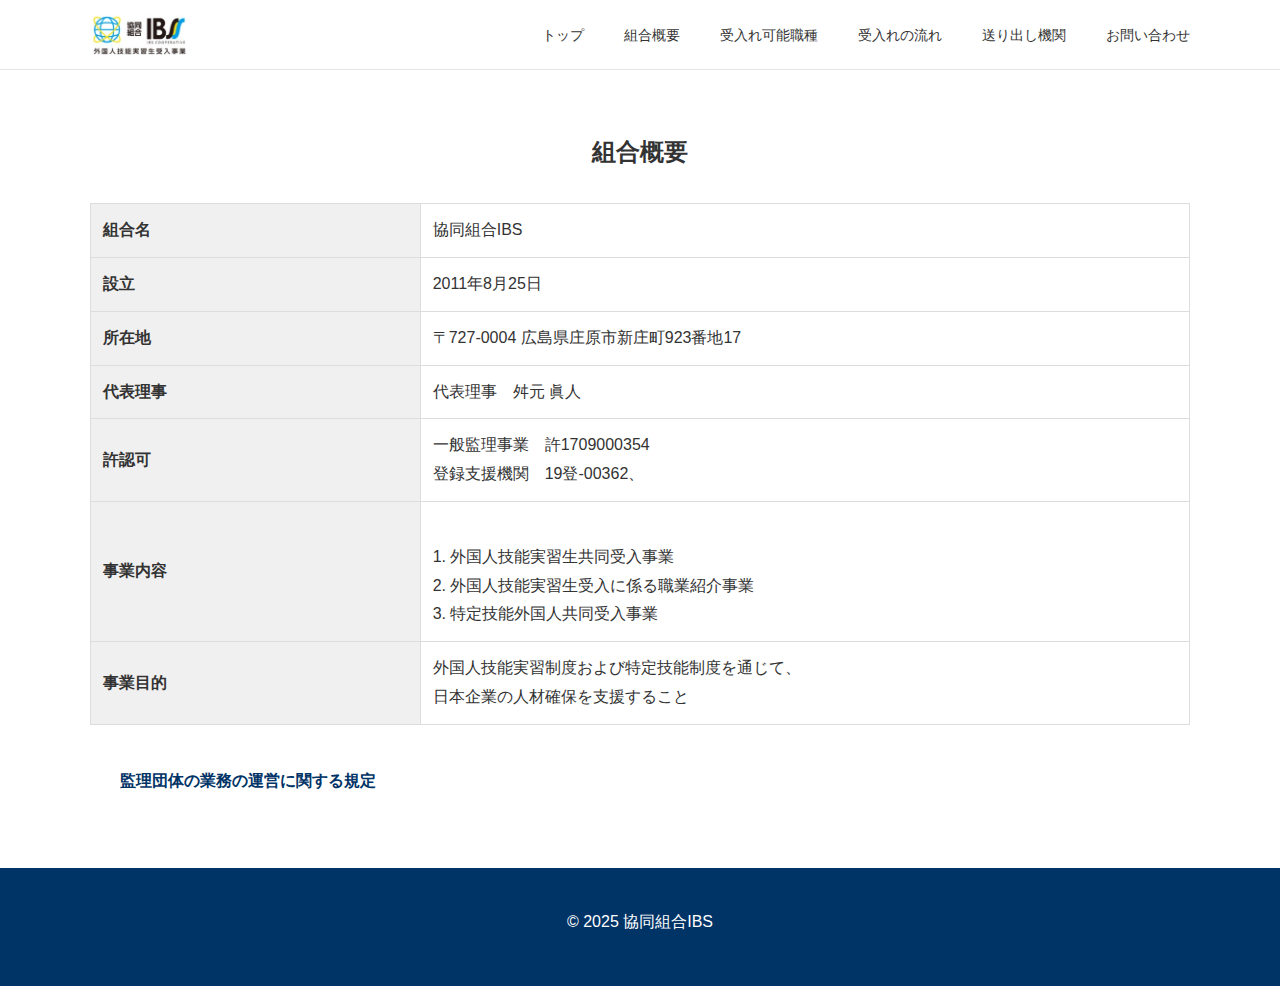
<file: about.html>
<!DOCTYPE html>
<html lang="ja">
<head>
    <meta charset="UTF-8">
    <title>組合概要｜IBS協同組合</title>
    <meta name="viewport" content="width=device-width, initial-scale=1.0">
    <link rel="stylesheet" href="css/style.css">
</head> 
<body>

<header class="header"> 
  <div class="container">
        <h1 class="logo">
        <a href="index.html">
            <img src="images/logo.jpg" alt="IBS協同組合">
        </a>
        </h1>

    <nav class="nav">
      <a href="index.html">トップ</a>
      <a href="about.html">組合概要</a>
      <a href="business.html">受入れ可能職種</a>
      <a href="flow.html">受入れの流れ</a>
      <a href="compliance.html">送り出し機関</a>
      <a href="contact.html">お問い合わせ</a>
    </nav>

    <button class="menu-toggle">☰</button>
  </div>
</header>


<!-- 👇 SEMUA ISI WAJIB DI DALAM INI -->
<main class="page">

    <!-- hero / section / content -->
    
</main>


<section class="section">
    <div class="container">
        <h2 class="section-title">組合概要</h2>

        <table class="info-table">
            <tr>
                <th>組合名</th>
                <td>協同組合IBS</td>
            </tr>
            <tr>
                <th>設立</th>
                <td>2011年8月25日</td>
            </tr>
            <tr>
                <th>所在地</th>
                <td>〒727‐0004 広島県庄原市新庄町923番地17</td>
            </tr>
            <tr>
                <th>代表理事</th>
                <td>代表理事　舛元 眞人</td>
            </tr>
            <tr>
                <th>許認可</th>
                <td>
                    一般監理事業　許1709000354<br>
                    登録支援機関　19登-00362、
                </td>
            </tr>
            <tr>
                <th>事業内容</th>
                <td>
                    <br>1. 外国人技能実習生共同受入事業
                    <br>2. 外国人技能実習生受入に係る職業紹介事業
                    <br>3. 特定技能外国人共同受入事業
                </td>
            </tr>
            <tr>
                <th>事業目的</th>
                <td>
                    外国人技能実習制度および特定技能制度を通じて、<br>
                    日本企業の人材確保を支援すること
                </td>
            </tr>
        </table>
        <a href="ibs_regulations.pdf" 
            target="_blank" 
            rel="noopener" 
            class="btn">
            監理団体の業務の運営に関する規定
        </a>

    </div>
</section>

<footer class="footer">
    <div class="container">
        <p>© 2025 協同組合IBS</p>
    </div>
</footer>

</body>
</html>
</file>
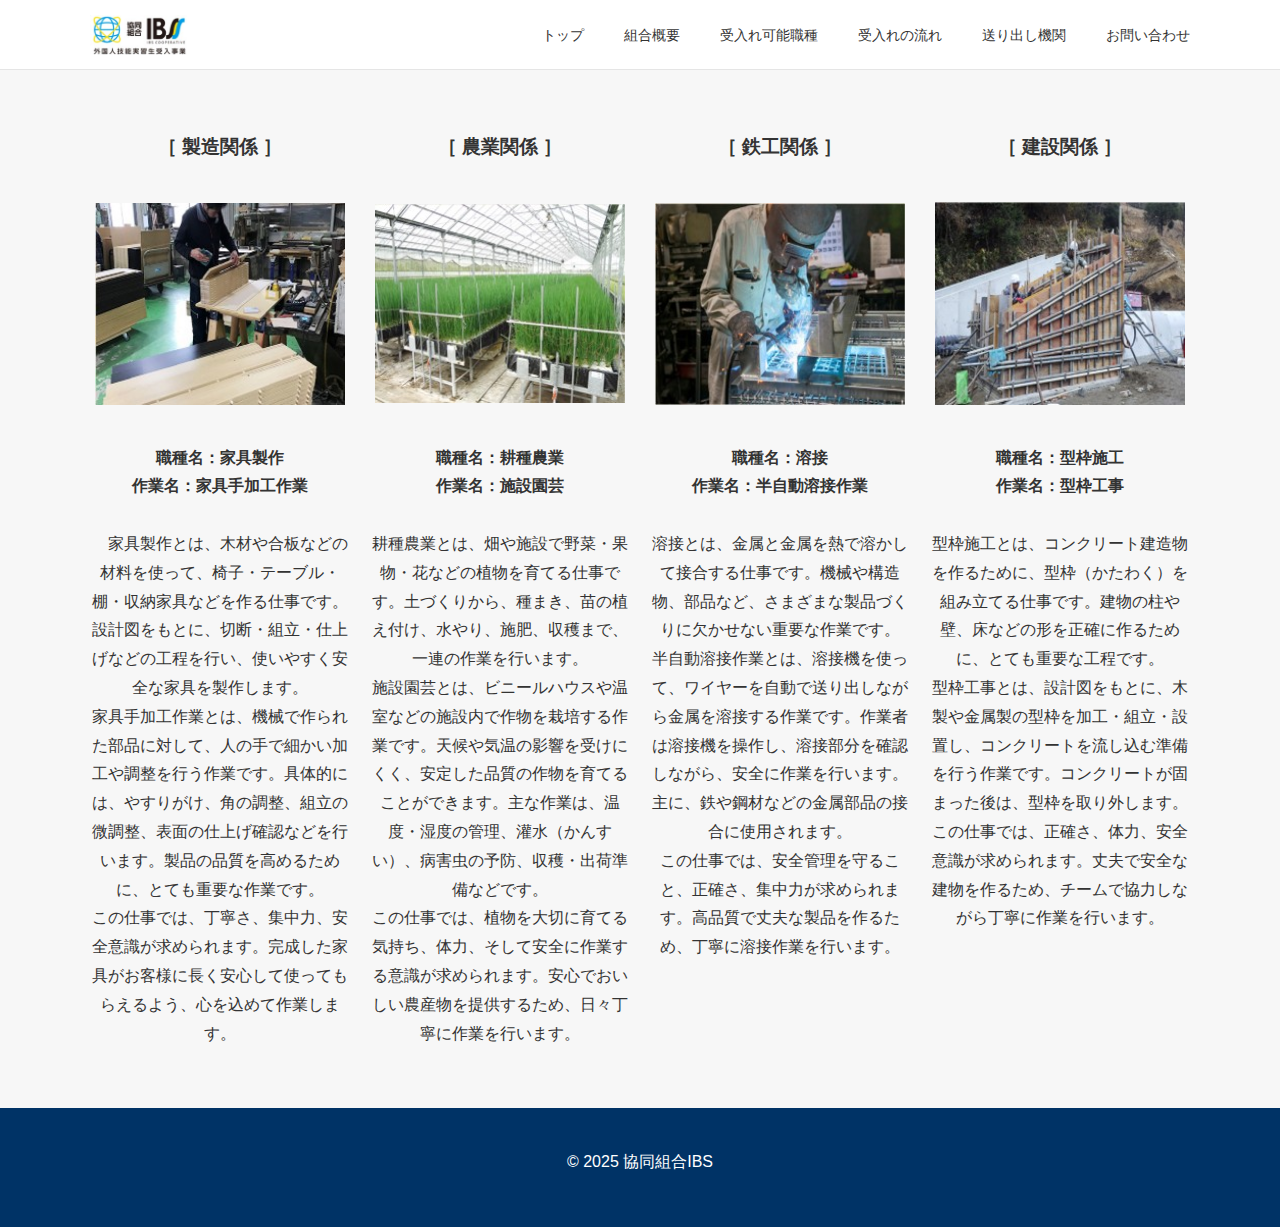
<file: business.html>
<!DOCTYPE html>
<html lang="ja">
<head>
    <meta charset="UTF-8">
    <title>受入れ可能職種｜IBS協同組合</title>
    <meta name="viewport" content="width=device-width, initial-scale=1.0">
    <link rel="stylesheet" href="css/style.css">
</head>
<body>

<header class="header">
  <div class="container">
            <h1 class="logo">
        <a href="index.html">
            <img src="images/logo.jpg" alt="IBS協同組合">
        </a>
        </h1>

    <nav class="nav">
      <a href="index.html">トップ</a>
      <a href="about.html">組合概要</a>
      <a href="business.html">受入れ可能職種</a>
      <a href="flow.html">受入れの流れ</a>
      <a href="compliance.html">送り出し機関</a>
      <a href="contact.html">お問い合わせ</a>
    </nav>

    <button class="menu-toggle">☰</button>
  </div>
</header>


<!-- 👇 SEMUA ISI WAJIB DI DALAM INI -->
<main class="page">

    <!-- hero / section / content -->
    
</main>


<section class="section gray">
    <div class="container">
      

        <div class="card-wrapper">

            <div class="card">
                
                <h3>［ 製造関係 ］</h3>
                <img class="card" sizes="5px" src="images/kagu.jpg" alt="組合概要">
                <h4>職種名：家具製作<br>作業名：家具手加工作業</h4>
                <p>
 <br>　家具製作とは、木材や合板などの材料を使って、椅子・テーブル・棚・収納家具などを作る仕事です。設計図をもとに、切断・組立・仕上げなどの工程を行い、使いやすく安全な家具を製作します。
<br> 家具手加工作業とは、機械で作られた部品に対して、人の手で細かい加工や調整を行う作業です。具体的には、やすりがけ、角の調整、組立の微調整、表面の仕上げ確認などを行います。製品の品質を高めるために、とても重要な作業です。
<br>   この仕事では、丁寧さ、集中力、安全意識が求められます。完成した家具がお客様に長く安心して使ってもらえるよう、心を込めて作業します。
                </p>
            </div>

            <div class="card">
                <h3>［ 農業関係 ］</h3>
                <img class="card" sizes="5px" src="images/tani.jpg" alt="組合概要">
                <h4>職種名：耕種農業<br>作業名：施設園芸</h4>
                <p>
                    <br>  耕種農業とは、畑や施設で野菜・果物・花などの植物を育てる仕事です。土づくりから、種まき、苗の植え付け、水やり、施肥、収穫まで、一連の作業を行います。
                    <br>  施設園芸とは、ビニールハウスや温室などの施設内で作物を栽培する作業です。天候や気温の影響を受けにくく、安定した品質の作物を育てることができます。主な作業は、温度・湿度の管理、灌水（かんすい）、病害虫の予防、収穫・出荷準備などです。
                    <br>   この仕事では、植物を大切に育てる気持ち、体力、そして安全に作業する意識が求められます。安心でおいしい農産物を提供するため、日々丁寧に作業を行います。
                </p>
            </div>

            <div class="card">
                <h3>［ 鉄工関係 ］</h3>
                <img class="card" sizes="5px" src="images/las.jpg" alt="組合概要">
                <h4>職種名：溶接<br>作業名：半自動溶接作業</h4>
                <p>
                    <br>溶接とは、金属と金属を熱で溶かして接合する仕事です。機械や構造物、部品など、さまざまな製品づくりに欠かせない重要な作業です。
                    <br>半自動溶接作業とは、溶接機を使って、ワイヤーを自動で送り出しながら金属を溶接する作業です。作業者は溶接機を操作し、溶接部分を確認しながら、安全に作業を行います。主に、鉄や鋼材などの金属部品の接合に使用されます。
                    <br>この仕事では、安全管理を守ること、正確さ、集中力が求められます。高品質で丈夫な製品を作るため、丁寧に溶接作業を行います。
                </p>
            </div>

            
            <div class="card">
                <h3>［ 建設関係 ］</h3>
                <img class="card" sizes="5px" src="images/katawa.jpg" alt="組合概要">
                <h4>職種名：型枠施工<br>作業名：型枠工事</h4>
                <p>
                    <br>型枠施工とは、コンクリート建造物を作るために、型枠（かたわく）を組み立てる仕事です。建物の柱や壁、床などの形を正確に作るために、とても重要な工程です。
                    <br>型枠工事とは、設計図をもとに、木製や金属製の型枠を加工・組立・設置し、コンクリートを流し込む準備を行う作業です。コンクリートが固まった後は、型枠を取り外します。
                    <br>この仕事では、正確さ、体力、安全意識が求められます。丈夫で安全な建物を作るため、チームで協力しながら丁寧に作業を行います。
                </p>
            
        </div>
    </div>
</section>

<footer class="footer">
    <div class="container">
        <p>© 2025 協同組合IBS </p>
    </div>
</footer>

</body>
</html>
</file>
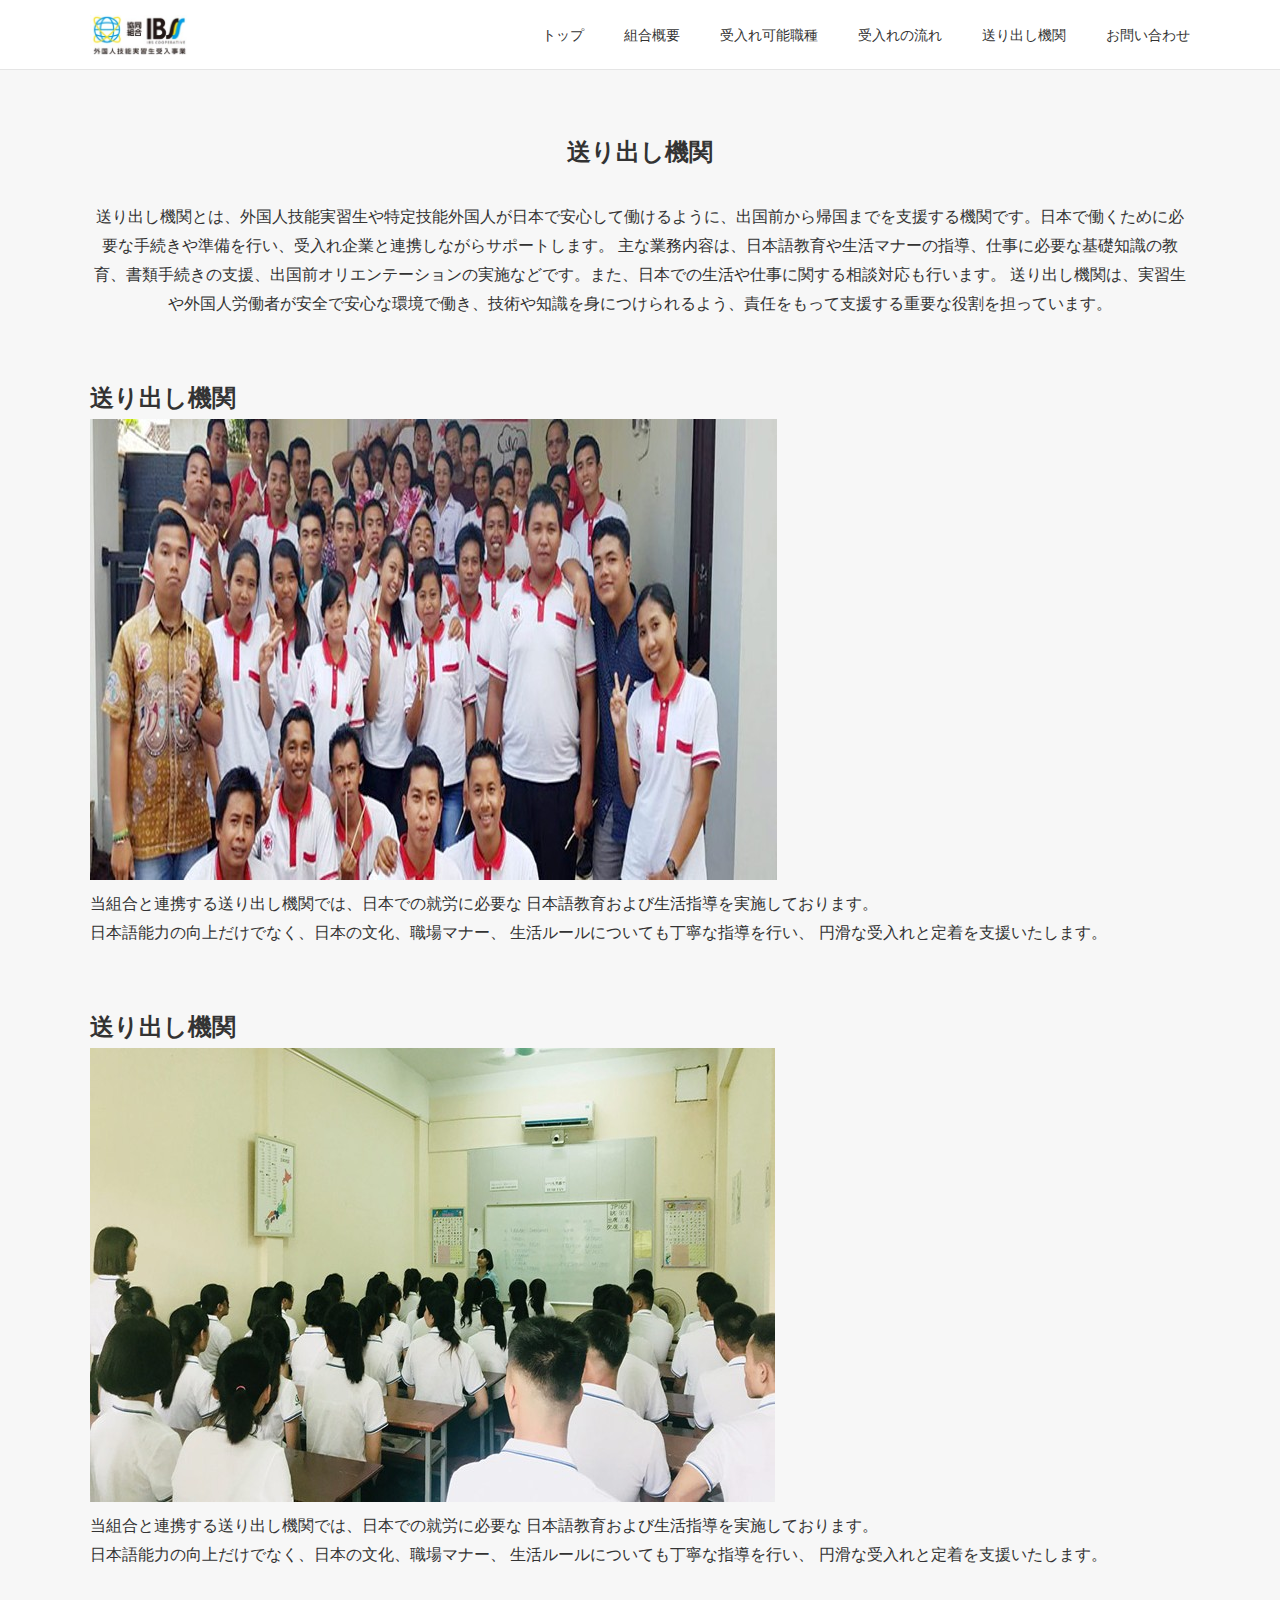
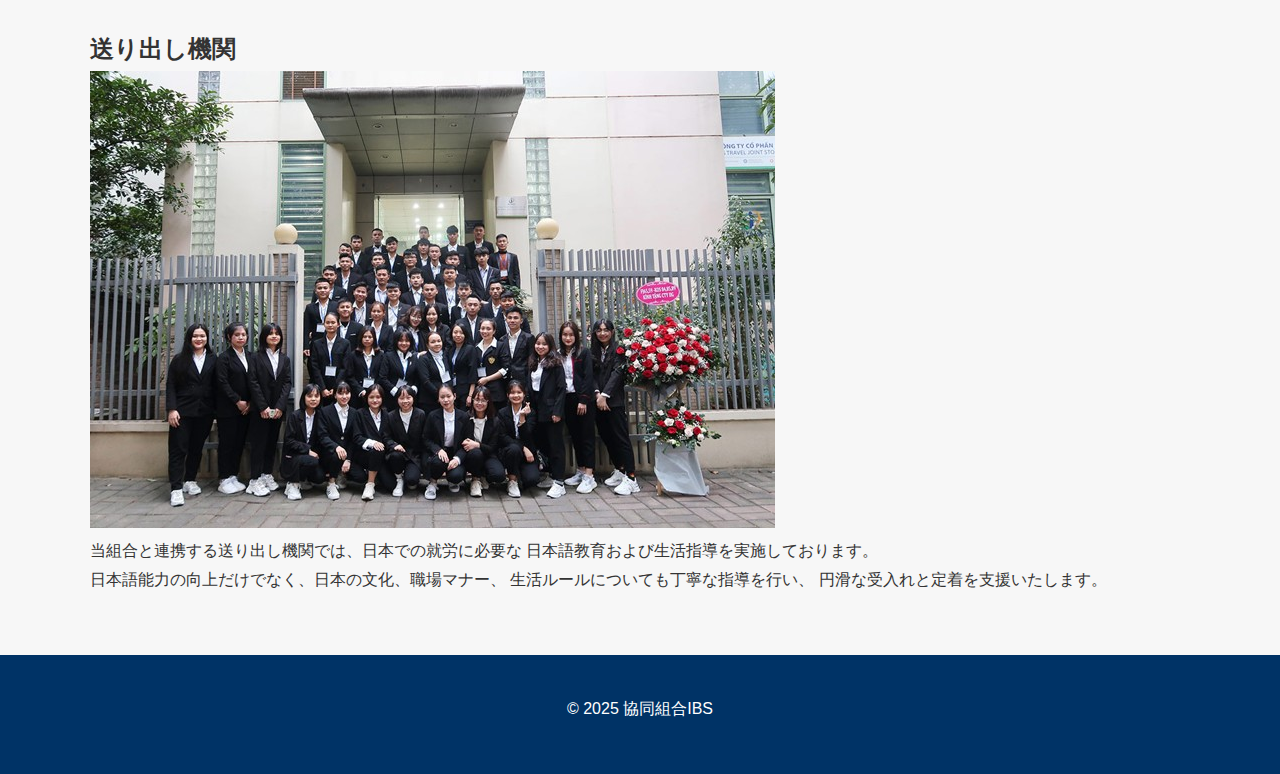
<file: compliance.html>
<!DOCTYPE html>
<html lang="ja">
<head>
    <meta charset="UTF-8">
    <title>送り出し機関｜IBS協同組合</title>
    <meta name="viewport" content="width=device-width, initial-scale=1.0">
    <link rel="stylesheet" href="css/style.css">
</head>
<body>

<header class="header">
  <div class="container">
            <h1 class="logo">
        <a href="index.html">
            <img src="images/logo.jpg" alt="IBS協同組合">
        </a>
        </h1>

    <nav class="nav">
      <a href="index.html">トップ</a>
      <a href="about.html">組合概要</a>
      <a href="business.html">受入れ可能職種</a>
      <a href="flow.html">受入れの流れ</a>
      <a href="compliance.html">送り出し機関</a>
      <a href="contact.html">お問い合わせ</a>
    </nav>

    <button class="menu-toggle">☰</button>
  </div>
</header>


<!-- 👇 SEMUA ISI WAJIB DI DALAM INI -->
<main class="page">

    <!-- hero / section / content -->
    
</main>


<section class="section gray">
    <div class="container">
        <h2 class="section-title">送り出し機関</h2>

        <p class="text-center">
            送り出し機関とは、外国人技能実習生や特定技能外国人が日本で安心して働けるように、出国前から帰国までを支援する機関です。日本で働くために必要な手続きや準備を行い、受入れ企業と連携しながらサポートします。
            主な業務内容は、日本語教育や生活マナーの指導、仕事に必要な基礎知識の教育、書類手続きの支援、出国前オリエンテーションの実施などです。また、日本での生活や仕事に関する相談対応も行います。
            送り出し機関は、実習生や外国人労働者が安全で安心な環境で働き、技術や知識を身につけられるよう、責任をもって支援する重要な役割を担っています。
        </p>
            <br>
            <br>
            </div>

            <section class="sending-section">
    <div class="container">

        <h2 class="sending-title">送り出し機関</h2>

        <div class="sending-content">
            <div class="sending-image">
                <img src="images/lintas.jpg" alt="日本語学習の様子">
            </div>

            <div class="sending-text">
                <p>
                    当組合と連携する送り出し機関では、日本での就労に必要な
                    日本語教育および生活指導を実施しております。
                </p>
                <p>
                    日本語能力の向上だけでなく、日本の文化、職場マナー、
                    生活ルールについても丁寧な指導を行い、
                    円滑な受入れと定着を支援いたします。
                </p>
            </div>
        </div>
        <br><br>
        <h2 class="sending-title">送り出し機関</h2>

        <div class="sending-content">
            <div class="sending-image">
                <img src="images/fuji.jpg" alt="日本語学習の様子">
            </div>

            <div class="sending-text">
                <p>
                    当組合と連携する送り出し機関では、日本での就労に必要な
                    日本語教育および生活指導を実施しております。
                </p>
                <p>
                    日本語能力の向上だけでなく、日本の文化、職場マナー、
                    生活ルールについても丁寧な指導を行い、
                    円滑な受入れと定着を支援いたします。
                </p>
            </div>
        </div>       <br><br> <h2 class="sending-title">送り出し機関</h2>

        <div class="sending-content">
            <div class="sending-image">
                <img src="images/jji.jpg" alt="日本語学習の様子">
            </div>

            <div class="sending-text">
                <p>
                    当組合と連携する送り出し機関では、日本での就労に必要な
                    日本語教育および生活指導を実施しております。
                </p>
                <p>
                    日本語能力の向上だけでなく、日本の文化、職場マナー、
                    生活ルールについても丁寧な指導を行い、
                    円滑な受入れと定着を支援いたします。
                </p>
            </div>
        </div>
    </div>
</section>


</section>

<footer class="footer">
    <div class="container">
        <p>© 2025 協同組合IBS</p>
    </div>
</footer>

</body>
</html>
</file>
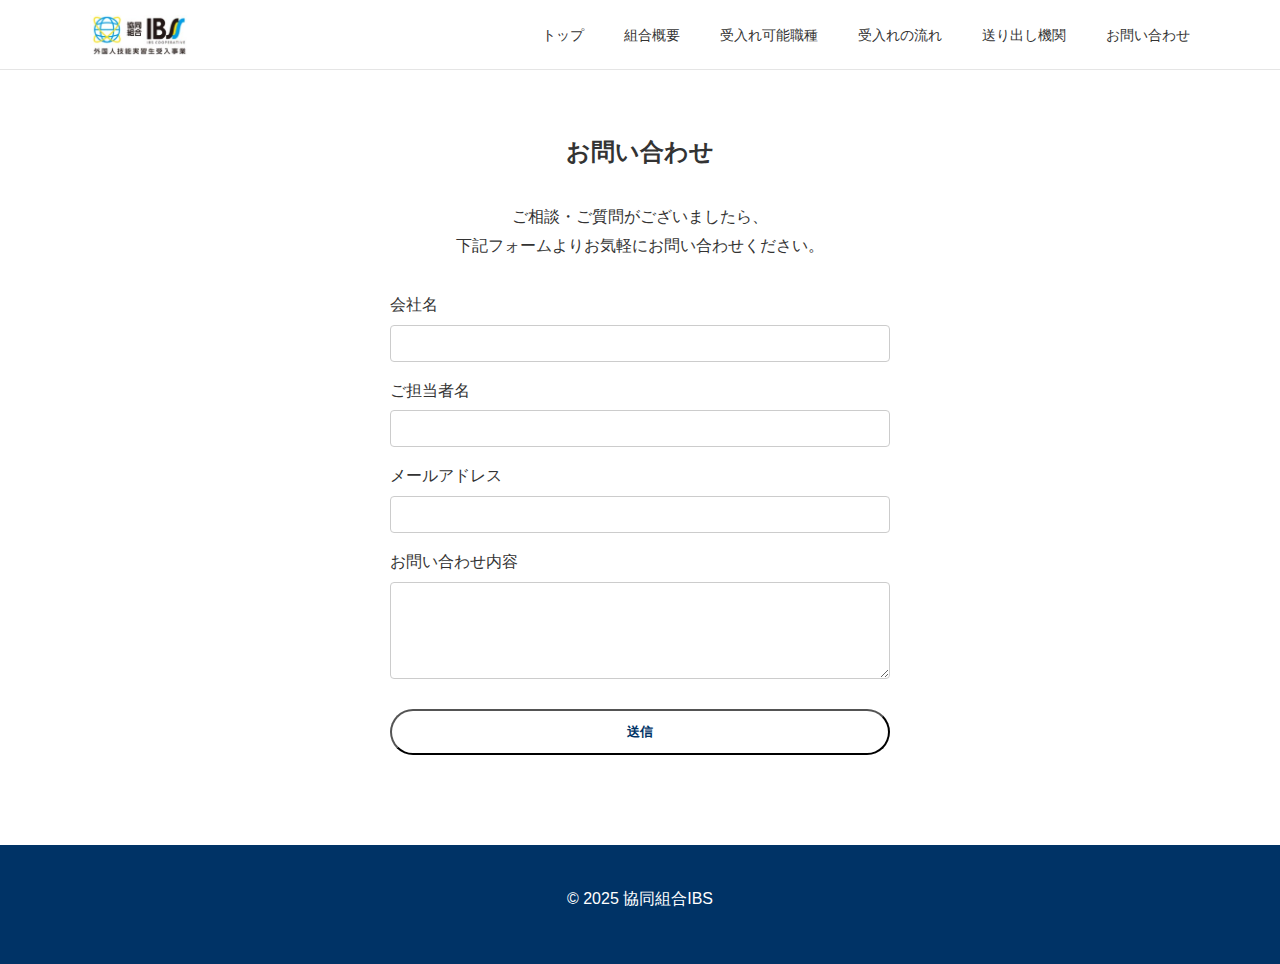
<file: contact.html>
<!DOCTYPE html>
<html lang="ja">
<head>
    <meta charset="UTF-8">
    <title>お問い合わせ｜IBS協同組合</title>
    <meta name="viewport" content="width=device-width, initial-scale=1.0">
    <link rel="stylesheet" href="css/style.css">
</head>
<body>

<header class="header">
  <div class="container">
           <h1 class="logo">
        <a href="index.html">
            <img src="images/logo.jpg" alt="IBS協同組合">
        </a>
        </h1>

    <nav class="nav">
      <a href="index.html">トップ</a>
      <a href="about.html">組合概要</a>
      <a href="business.html">受入れ可能職種</a>
      <a href="flow.html">受入れの流れ</a>
      <a href="compliance.html">送り出し機関</a>
      <a href="contact.html">お問い合わせ</a>
    </nav>

    <button class="menu-toggle">☰</button>
  </div>
</header>


<!-- 👇 SEMUA ISI WAJIB DI DALAM INI -->
<main class="page">

    <!-- hero / section / content -->
    
</main>


<section class="section">
    <div class="container">
        <h2 class="section-title">お問い合わせ</h2>

        <p class="text-center">
            ご相談・ご質問がございましたら、<br>
            下記フォームよりお気軽にお問い合わせください。
        </p>

       <form class="contact-form" action="send.php" method="post">
    <label>会社名</label>
    <input type="text" name="company" required>

    <label>ご担当者名</label>
    <input type="text" name="name" required>

    <label>メールアドレス</label>
    <input type="email" name="email" required>

    <label>お問い合わせ内容</label>
    <textarea name="message" rows="5" required></textarea>

    <button type="submit" class="btn">送信</button>
</form>

    </div>
</section>

<footer class="footer">
    <div class="container">
        <p>© 2025 協同組合IBS</p>
    </div>
</footer>

</body>
</html>
</file>
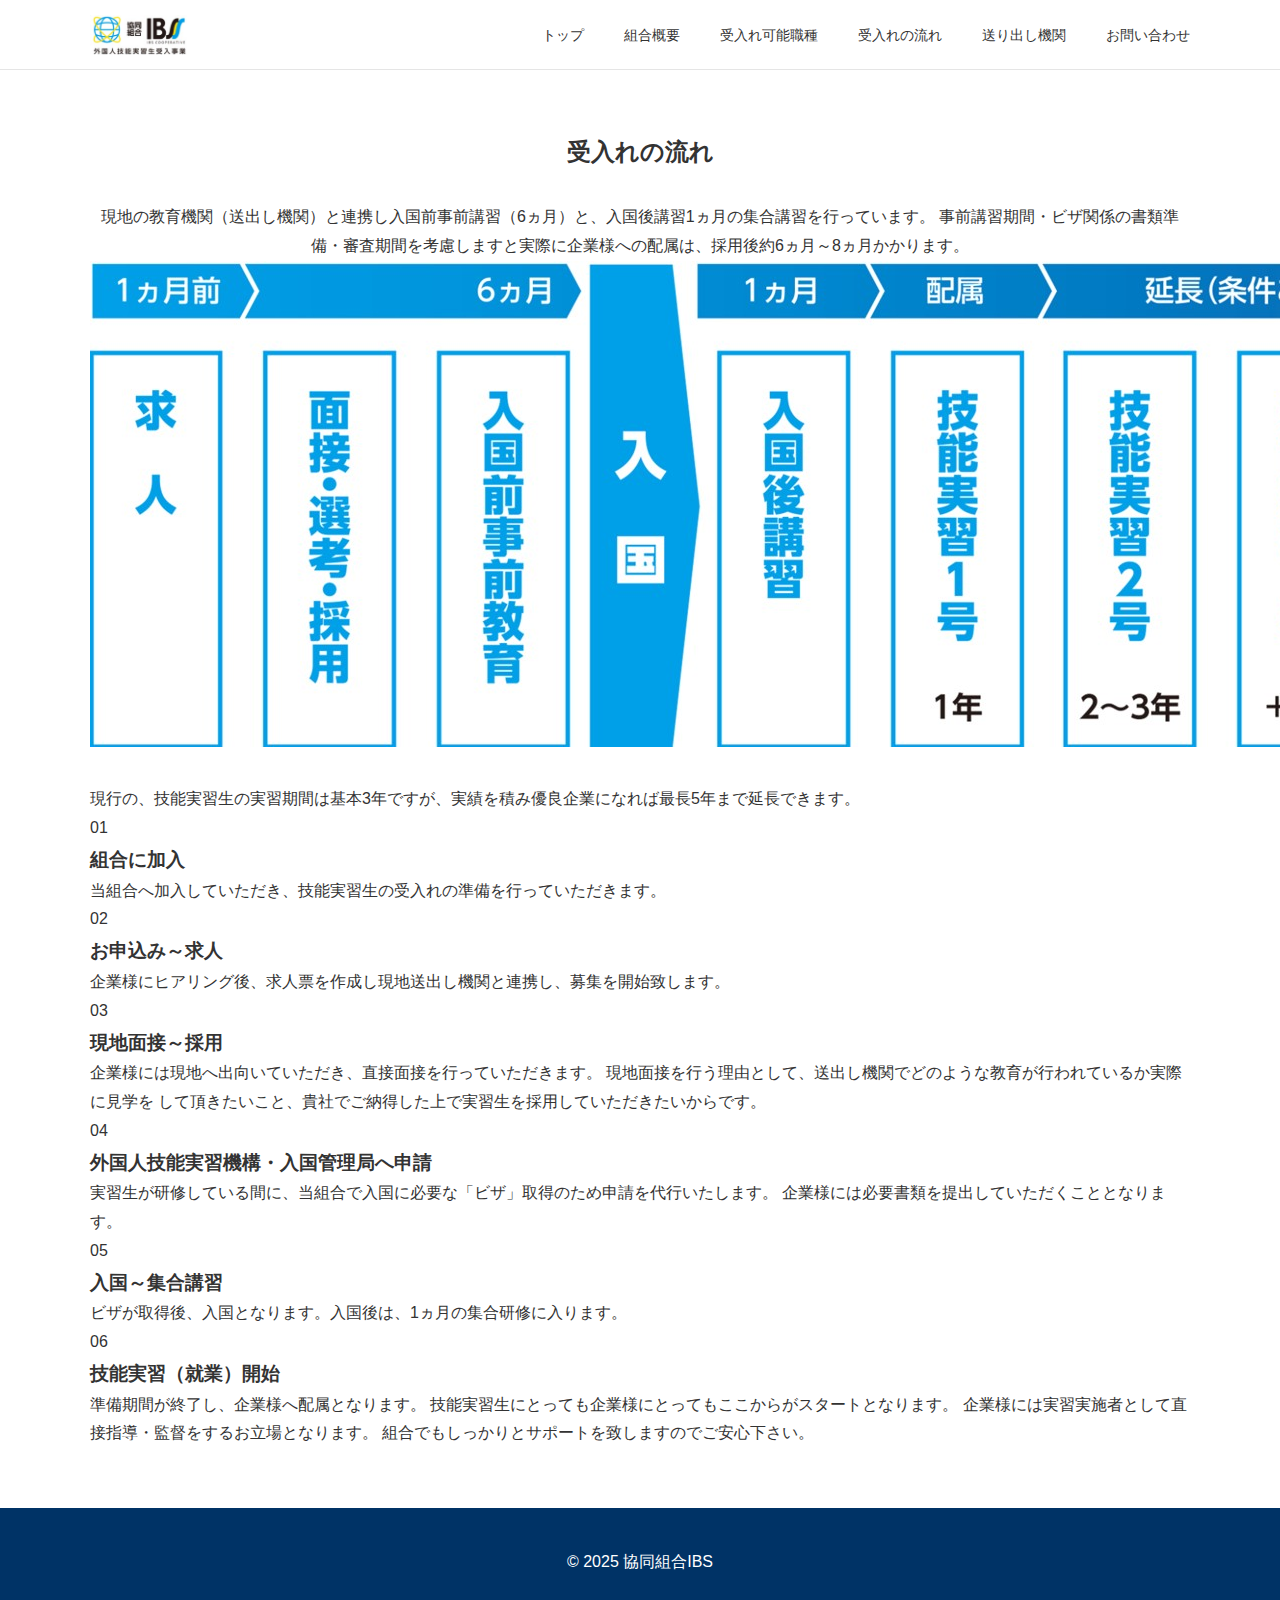
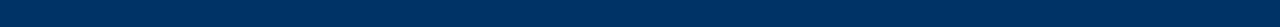
<file: flow.html>
<!DOCTYPE html>
<html lang="ja">
<head>
    <meta charset="UTF-8">
    <title>受入れの流れ｜IBS協同組合</title>
    <meta name="viewport" content="width=device-width, initial-scale=1.0">
    <link rel="stylesheet" href="css/style.css">
</head>
<body>

<header class="header">
  <div class="container">
           <h1 class="logo">
        <a href="index.html">
            <img src="images/logo.jpg" alt="IBS協同組合">
        </a>
        </h1>

    <nav class="nav">
      <a href="index.html">トップ</a>
      <a href="about.html">組合概要</a>
      <a href="business.html">受入れ可能職種</a>
      <a href="flow.html">受入れの流れ</a>
      <a href="compliance.html">送り出し機関</a>
      <a href="contact.html">お問い合わせ</a>
    </nav>

    <button class="menu-toggle">☰</button>
  </div>
</header>


<!-- 👇 SEMUA ISI WAJIB DI DALAM INI -->
<main class="page">

    <!-- hero / section / content -->
    
</main>


<section class="section">
    <div class="container">
        <h1 class="section-title">受入れの流れ</h1>

        <p class="text-center">
            現地の教育機関（送出し機関）と連携し入国前事前講習（6ヵ月）と、入国後講習1ヵ月の集合講習を行っています。 事前講習期間・ビザ関係の書類準備・審査期間を考慮しますと実際に企業様への配属は、採用後約6ヵ月～8ヵ月かかります。
        </p>
        <img class="flow" sizes="5px" src="images/flow.jpg" alt="組合概要">
        <br><br>
        <p class="">
            現行の、技能実習生の実習期間は基本3年ですが、実績を積み優良企業になれば最長5年まで延長できます。
        </p>
        <div class="flow-box">
            <div class="flow-item">
                <span class="flow-number">01</span>
                <h3>組合に加入</h3>
                <p>
                    当組合へ加入していただき、技能実習生の受入れの準備を行っていただきます。
                </p>
            </div>

            <div class="flow-item">
                <span class="flow-number">02</span>
                <h3>お申込み～求人</h3>
                <p>
                    企業様にヒアリング後、求人票を作成し現地送出し機関と連携し、募集を開始致します。
                </p>
            </div>

            <div class="flow-item">
                <span class="flow-number">03</span>
                <h3>現地面接～採用</h3>
                <p>
                    企業様には現地へ出向いていただき、直接面接を行っていただきます。
                    現地面接を行う理由として、送出し機関でどのような教育が行われているか実際に見学を して頂きたいこと、貴社でご納得した上で実習生を採用していただきたいからです。
                </p>
            </div>

            <div class="flow-item">
                <span class="flow-number">04</span>
                <h3>外国人技能実習機構・入国管理局へ申請</h3>
                <p>
                    実習生が研修している間に、当組合で入国に必要な「ビザ」取得のため申請を代行いたします。 企業様には必要書類を提出していただくこととなります。
                </p>
            </div>

            <div class="flow-item">
                <span class="flow-number">05</span>
                <h3>入国～集合講習</h3>
                <p>
                    ビザが取得後、入国となります。入国後は、1ヵ月の集合研修に入ります。
                </p>
            </div>
        </div>
            <div class="flow-item">
                <span class="flow-number">06</span>
                <h3>技能実習（就業）開始</h3>
                <p>
                    準備期間が終了し、企業様へ配属となります。
                    技能実習生にとっても企業様にとってもここからがスタートとなります。
                    企業様には実習実施者として直接指導・監督をするお立場となります。
                    組合でもしっかりとサポートを致しますのでご安心下さい。
                </p>
            </div>

    </div>
</section>

<footer class="footer">
    <div class="container">
        <p>© 2025 協同組合IBS</p>
    </div>
</footer>

</body>
</html>
</file>
<file: css/style.css>
/* ===== BASIC ===== */
/* ===== SECTION IMAGE BETWEEN TITLE & TEXT ===== */

.section-title {
    text-align: center;
    font-size: 22px;
    margin-bottom: 25px;
}

.section-image {
    text-align: center;
    margin: 30px 0;
}

.section-image img {
    width: 100%;
    max-width: 800px;   /* KUNCI UKURAN */
    height: auto;
    border-radius: 12px;
}

.section-text {
    max-width: 900px;
    margin: 0 auto;
    line-height: 1.9;
    font-size: 16px;
    text-align: center;
}

/* RESPONSIVE */
@media (max-width: 768px) {
    .section-image img {
        max-width: 100%;
    }
}

/* ===== IMAGE BESAR KHUSUS ===== */
.section-full {
    overflow: visible; /* KUNCI */
}

.section-image {
    display: block;
    width: 100vw;
    height: auto;
    margin-left: calc(50% - 50vw);
    margin-right: calc(50% - 50vw);
}


/* ===== LOGO IMAGE ===== */
.logo {
    margin: 0;
}

.logo img {
    height: 40px;          /* KUNCI UKURAN */
    width: auto;
    display: block;
}

/* ===== HERO IMAGE ===== */
.hero-bg {
    background-image: url("../images/hero.jpg");
    background-size: cover;
    background-position: center;
    color: #fff;
    position: relative;
}


.hero-bg .container {
    background-image: url("../images/hero.jpg");
    position: relative;
    z-index: 1;
}

.nav.open {
    display: flex;
}

/* ===== MENU BASE ===== */
.nav {
    display: flex;
    gap: 20px;
}
/* ===== CARD IMAGE ===== */


/* ===== HAMBURGER BUTTON ===== */
.menu-toggle {
    display: none;
    background: none;
    border: none;
    font-size: 26px;
    cursor: pointer;
}
/* ===== ABOUT IMAGE ===== */
.about-wrap {
    display: flex;
    align-items: center;
    gap: 40px;
}

.about-wrap img {
    width: 45%;
    border-radius: 8px;
}

.about-wrap p {
    width: 55%;
    line-height: 1.8;
}

/* responsive */
@media (max-width: 768px) {
    .about-wrap {
        flex-direction: column;
    }

    .about-wrap img,
    .about-wrap p {
        width: 100%;
    }
}


/* ===== RESPONSIVE MENU ===== */
@media (max-width: 900px) {

    .nav {
        position: absolute;
        top: 70px;
        left: 0;
        width: 100%;
        background: #ffffff;
        flex-direction: column;
        display: none;
        padding: 20px 0;
        border-bottom: 1px solid #ddd;
    }

    .nav a {
        padding: 10px 20px;
        border-top: 1px solid #eee;
    }

    .menu-toggle {
        display: block;
    }
}

/* ===== RESET GLOBAL ===== */
* {
    margin: 0;
    padding: 0;
    box-sizing: border-box;
}

html {
    font-size: 16px;        /* KUNCI ukuran font */
    scroll-behavior: smooth;
}

body {
    min-height: 100vh;
    overflow-y: visible;
    overflow-x: visible;    /* CEGAH zoom/geser saat pindah halaman */
}


body {
    margin: 0;
    font-family: "Hiragino Kaku Gothic ProN", "Yu Gothic", Arial, sans-serif;
    color: #333;
    line-height: 1.8;
}

.container {
    width: 90%;
    max-width: 1100px;
    margin: 0 auto;
}

a {
    text-decoration: none;
}

/* ===== HEADER ===== */
/* ===== HEADER FIXED SIZE ===== */
/* ===== HEADER LOCK ===== */
.header {
    position: fixed;          /* KUNCI TOTAL */
    top: 0;
    left: 0;
    width: 100%;
    height: 70px;
    background: #ffffff;
    border-bottom: 1px solid #e5e5e5;
    z-index: 9999;
}
.hero {
    margin-top: 0;       /* PENTING */
    padding-top: 80px;   /* BERI RUANG VISUAL */
}

/* ===== HEADER CONTENT ===== */
.header .container {
    height: 100%;
    display: flex;
    align-items: center;
    justify-content: space-between;
}

/* ===== PAGE OFFSET (ANTI LOMPAT) ===== */
.page {
    padding-top: 70px;   /* SAMA dengan tinggi header */
}


.nav a {
    font-size: 14px;
    line-height: 1;
    white-space: nowrap;   /* CEGAH menu turun baris */
}
.container {
    width: 90%;
    max-width: 1100px;
    margin-left: auto;
    margin-right: auto;
}


.nav a {
    margin-left: 20px;
    color: #333;
    font-size: 14px;
}

/* ===== HERO ===== */
.hero {
    
    background: linear-gradient(to right, #660050, #6c8192);
    color: white;
    padding: 80px 0;
    text-align: center;
}

.hero h2 {
    
    font-size: 32px;
    margin-bottom: 20px;
}

.hero p {
    font-size: 16px;
}

.btn {
    display: inline-block;
    margin-top: 30px;
    padding: 12px 30px;
    background: white;
    color: #003366;
    font-weight: bold;
    border-radius: 30px;
}

/* ===== SECTION ===== */
.section {
    padding: 60px 0;
}

.gray {
    background: #f7f7f7;
}

.section-title {
    text-align: center;
    font-size: 24px;
    margin-bottom: 30px;
}

.text-center {
    text-align: center;
}

/* ===== CARD ===== */
.card-wrapper {
    display: grid;
    grid-template-columns: repeat(auto-fit, minmax(250px, 1fr));
    gap: 20px;
}
/* ===== CARD IMAGE SETTING ===== */
.card {
    text-align: center;
}

.card img {
    width: 250px;          /* KUNCI UKURAN */
    height: 250px;         /* KUNCI TINGGI */
    object-fit: contain; /* GAMBAR TIDAK PECah */
    margin: 15px auto;
    display: block;
}


.card h4 {
    margin-top: 0;
}

/* ===== FLOW ===== */

.flow {
    max-width: 1500px;
    margin: 0 auto;
}

.flow li {
    margin-bottom: 15px;
    padding-left: 10px;
}

/* ===== FOOTER ===== */
.footer {
    background: #003366;
    color: white;
    padding: 40px 0;
    text-align: center;
}

.footer p {
    margin-bottom: 10px;
}

/* ===== TABLE ===== */
.info-table {
    width: 100%;
    border-collapse: collapse;
}

.info-table th,
.info-table td {
    border: 1px solid #ddd;
    padding: 12px;
}

.info-table th {
    width: 30%;
    background: #f0f0f0;
    text-align: left;
}

/* ===== CONTACT FORM ===== */
.contact-form {
    max-width: 500px;
    margin: 30px auto;
}

.contact-form label {
    display: block;
    margin-top: 15px;
}

.contact-form input,
.contact-form textarea {
    width: 100%;
    padding: 10px;
    margin-top: 5px;
    border: 1px solid #ccc;
    border-radius: 4px;
}

.contact-form button {
    margin-top: 20px;
    width: 100%;
}
/* =========================
   RESPONSIVE DESIGN
========================= */

/* ===== TABLET ===== */
@media (max-width: 1024px) {

    .hero h2 {
        font-size: 26px;
    }

    .header .container {
        flex-direction: column;
        align-items: flex-start;
    }

    .nav {
        margin-top: 10px;
    }

    .nav a {
        margin-left: 0;
        margin-right: 15px;
        font-size: 14px;
    }
}

/* ===== MOBILE ===== */
@media (max-width: 768px) {

    /* Header */
    .logo {
        font-size: 20px;
    }

    .nav {
        display: flex;
        flex-wrap: wrap;
        gap: 10px;
    }

    .nav a {
        font-size: 13px;
    }

    /* Hero */
    .hero {
        padding: 50px 0;
    }

    .hero h2 {
        font-size: 22px;
        line-height: 1.5;
    }

    .hero p {
        font-size: 14px;
    }

    /* Section */
    .section {
        padding: 40px 0;
    }

    .section-title {
        font-size: 20px;
    }

    /* Card */
    .card-wrapper {
        grid-template-columns: 1fr;
    }

    /* Flow */
    .flow-item {
        padding-left: 20px;
    }

    .flow-number {
        left: 10px;
        top: -15px;
    }

    /* Table */
    .info-table th,
    .info-table td {
        font-size: 14px;
        padding: 10px;
    }

    /* Form */
    .contact-form {
        width: 100%;
    }

    /* Footer */
    .footer {
        padding: 30px
</file>
